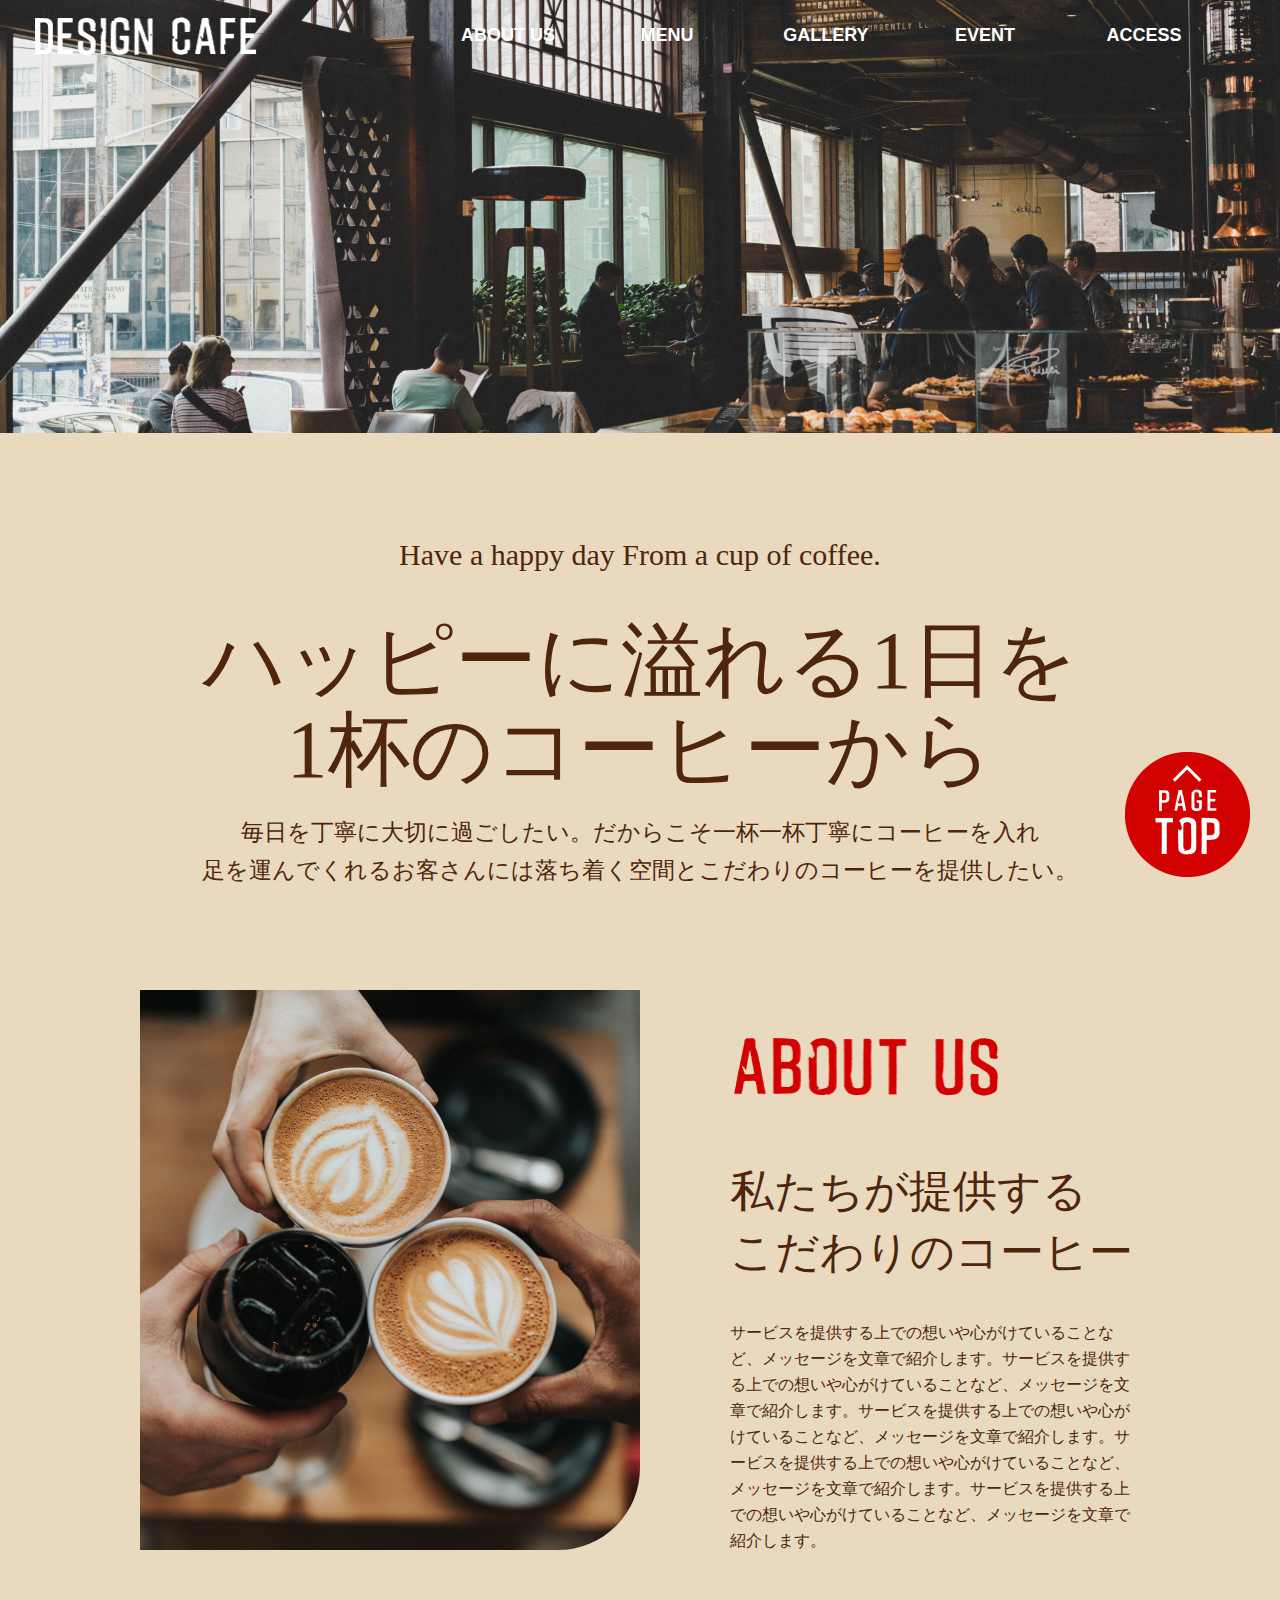
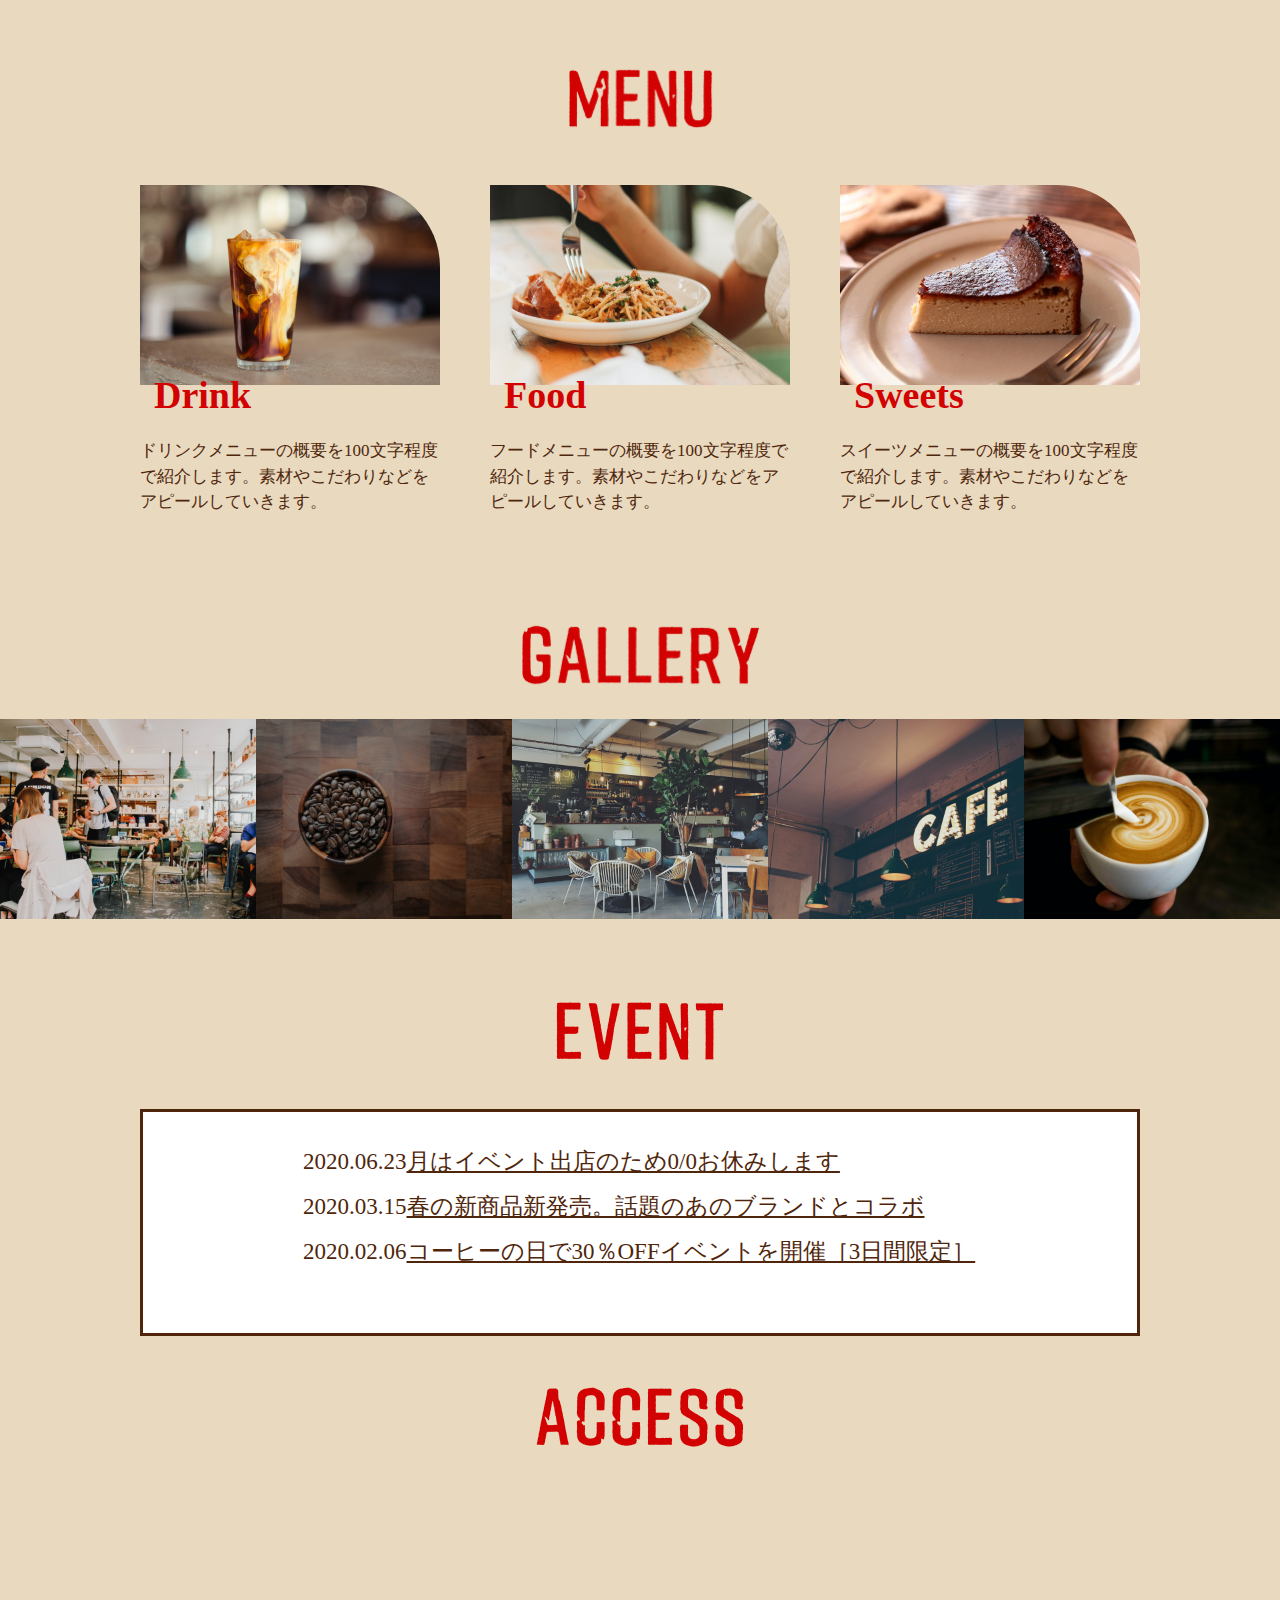
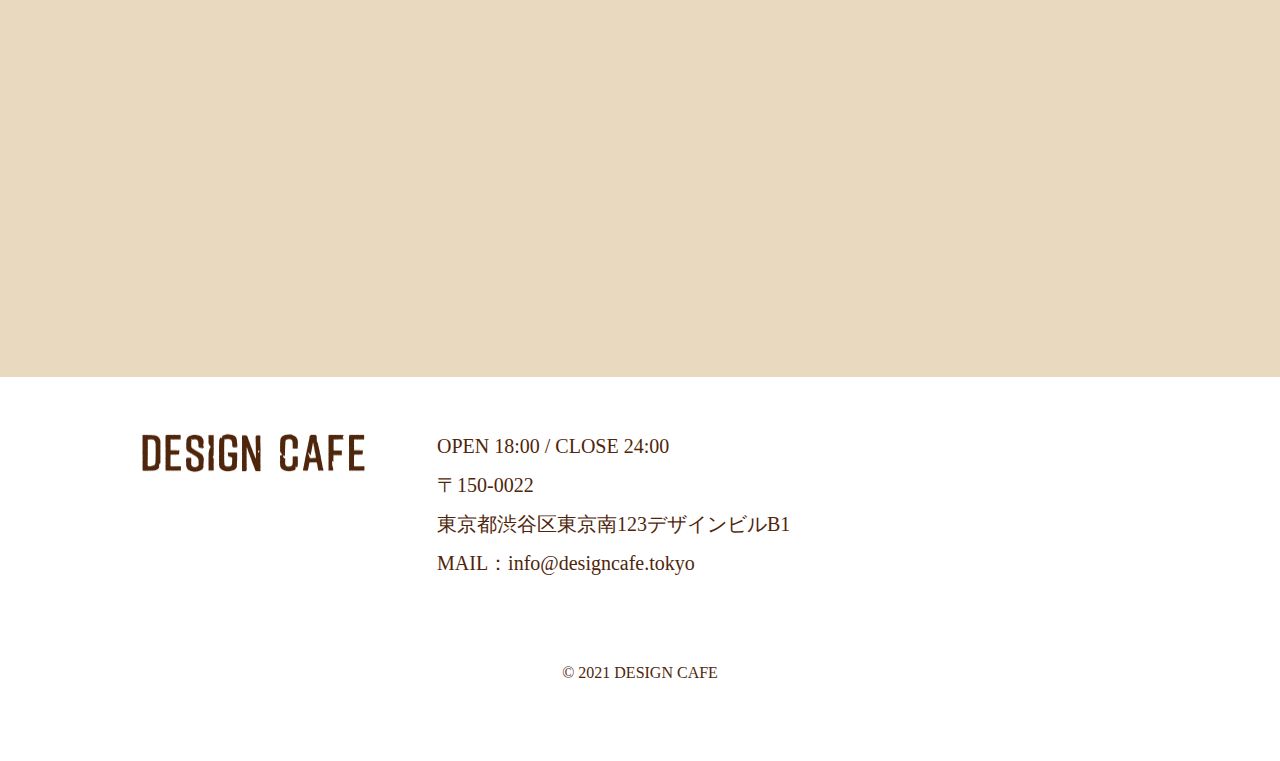
<file: CAFESITE/index.html>
<!DOCTYPE html>
<html lang="ja">
    <head>
        <meta charset="UTF-8" />
        <meta name="viewport" content="width=device-width, initial-scale=1.0" />
        <title>Cafe site</title>
        <meta name="description" content="カフェサイト" />
        <link rel="stylesheet" href="css/style.css" />
        <script src="https://ajax.googleapis.com/ajax/libs/jquery/3.7.1/jquery.min.js"></script>
    </head>
    <body>
        

        
        <header class ="header" id="header">
            <div class="header-wrap">
                <h1 class="logo">
                    <img
                        src="images/design_cafe_logo_header@2x.png"
                        alt="渋谷デザインカフェ"
                    />
                </h1>
                <nav class="pc-nav">
                    <ul>
                        <li><a href="#ABOUT US">ABOUT US</a></li>
                        <li><a href="#MENU">MENU</a></li>
                        <li><a href="#GALLERY">GALLERY</a></li>
                        <li><a href="#EVENT">EVENT</a></li>
                        <li><a href="#ACCESS">ACCESS</a></li>
                    </ul>
                </nav>
                <div class="hamburger"><span></span></div>
            <nav class="sp-nav">
                <ul>
                    <li><a href="#ABOUT US">ABOUT US</a></li>
                    <li><a href="#MENU">MENU</a></li>
                    <li><a href="#GALLERY">GALLERY</a></li>
                    <li><a href="#EVENT">EVENT</a></li>
                    <li><a href="#ACCESS">ACCESS</a></li>
                </ul>
            </nav>
            </div>




            <div class="slider">
                <p><img src="images/pc_first-100.jpg" alt="カフェの様子" /></p>
            </div>
        </header>

        <!-- セクション１ -->
        <section class="section">
        <p class="word">Have a happy day From a cup of coffee.</p>

        <p class="word2">ハッピーに溢れる1日を<br>1杯のコーヒーから</p>
        <p class="word3">
            毎日を丁寧に大切に過ごしたい。だからこそ一杯一杯丁寧にコーヒーを入れ</br>
            足を運んでくれるお客さんには落ち着く空間とこだわりのコーヒーを提供したい。
        </p></section>


        <!-- アバウトアス -->
            <section class="about_us" id="ABOUT US">
                <div class="about_us_wrap">
                <h2 class="about_us_photo">
                <img src="images/pc_about-100.jpg" alt="カフェラテ" /></h2>
            
                <div class="about_us_right">
                <p class="about_us_word"><img src="images/about_us@2x.png" alt="about_us" /></p>

                <p class="word4">私たちが提供する<br />
                こだわりのコーヒー</p>
<p class="word5">サービスを提供する上での想いや心がけていることなど、メッセージを文章で紹介します。サービスを提供する上での想いや心がけていることなど、メッセージを文章で紹介します。サービスを提供する上での想いや心がけていることなど、メッセージを文章で紹介します。サービスを提供する上での想いや心がけていることなど、メッセージを文章で紹介します。サービスを提供する上での想いや心がけていることなど、メッセージを文章で紹介します。</p>
            
</div></div>
            </section>
        
        <!-- メニュー -->
            <section class="menu" id="MENU">
                <p class="menu_word"><img src="images/menu@2x.png" alt="menu" /></p>
            <div class="menu_photo_wrap">
                <div class="menu_photo_list">
                    <h2 class="menu_photo">
                    <img src="images/pc_menu_drink-100.jpg"alt="カフェラテアイス"/></h2>
                    <h3 class="menu_name">Drink</h3>
                    <p class="menu_name_info">ドリンクメニューの概要を100文字程度で紹介します。素材やこだわりなどをアピールしていきます。</p></div>
                 
                 <div class="menu_photo_list">
                    <p class="menu_photo">
                    <img src="images/pc_menu_food-100.jpg"alt="パスタ"/></p>
                    <h3 class="menu_name">Food</h3>
                    <p class="menu_name_info">フードメニューの概要を100文字程度で紹介します。素材やこだわりなどをアピールしていきます。</p></div>
                <div class="menu_photo_list">
                    <p class="menu_photo">
                    <img src="images/pc_menu_sweets-100.jpg"alt="チーズケーキ"/></p>
                    <h3 class="menu_name">Sweets</h3>
                    <p class="menu_name_info">スイーツメニューの概要を100文字程度で紹介します。素材やこだわりなどをアピールしていきます。</p></div> 
                </div>
            </section>



        <!-- ギャラリー -->
            <section class="gallery" id="GALLERY">
    <h2 class="gallery_word">
    <img src="images/gallery@2x.png" alt="ギャラリー" /></h2>
         <div class="gallery_photo">
    <ul><li><img src="images/pc_gallary_05-100.jpg"
                        alt="ギャラリー５"/></li>
    <li><img src="images/pc_gallary_04-100.jpg"
                        alt="ギャラリー4"/></li>
    <li><img src="images/pc_gallary_03-100.jpg"
                        alt="ギャラリー3"/></li>
    <li><img src="images/pc_gallary_02-100.jpg"
                         alt="ギャラリー2"/></li>
    <li><img src="images/pc_gallary_01-100.jpg"
                         alt="ギャラリー1"/></li>
    </ul></div>

            </section>


        <!-- イベント -->
            <section class="event" id="EVENT">
                <h2 class="event_word"><img src="images/event@2x.png"
                    alt="イベント"/></h2>
            </div>
            <div class="event_box">
       
                <div class="event1"><li class="day">2020.06.23</li><li class="info">月はイベント出店のため0/0お休みします</li></div>
                <div class="event1"><li class="day">2020.03.15</li><li class="info">春の新商品新発売。話題のあのブランドとコラボ</li></div>
                <div class="event1"><li class="day">2020.02.06</li><li class="info">コーヒーの日で30％OFFイベントを開催［3日間限定］</li></div>
            </div>
            </section>


            <section class="access" id="ACCESS">
            <h2 class="access_word"><img src="images/access@2x.png"alt="アクセス"/></h2>

        <p class="map"><iframe src="https://www.google.com/maps/embed?pb=!1m18!1m12!1m3!1d3241.7479746645863!2d139.74092678885498!3d35.65858049999999!2m3!1f0!2f0!3f0!3m2!1i1024!2i768!4f13.1!3m3!1m2!1s0x60188bbd9009ec09%3A0x481a93f0d2a409dd!2z5p2x5Lqs44K_44Ov44O8!5e0!3m2!1sja!2sjp!4v1741375697866!5m2!1sja!2sjp" width="1000" height="600" style="border:0;" allowfullscreen="" loading="lazy" referrerpolicy="no-referrer-when-downgrade"></iframe></p>
</section>

<footer class="footer">
     <div class="end">

     <p class="closing_word"><img src="images/design_cafe_logo_footer@2x.png"alt="デザインカフェ"/></p>
     <div class="closing_info">OPEN 18:00 / CLOSE 24:00<br />
                             〒150-0022<br />
                             東京都渋谷区東京南123デザインビルB1<br />
                             MAIL：info@designcafe.tokyo</div>
  

        <p class="bottom">
        <a href="#header"><img src="images/to_top@2x.png"alt="トップボタン"/></a></p>


    </div>
    <p class="copyright">© 2021 DESIGN CAFE</p>
</footer>

    <script>
        $(function(){
          $('.hamburger').on('click',function(){
            $('.hamburger').toggleClass('open');
            $('.sp-nav').fadeToggle();
          });

        });

    </script>
    </body>
</html>
</file>
<file: CAFESITE/css/style.css>
@charset "utf-8";

/* リセット */
html,
body,
header,
footer,
main,
section,
h1,
h2,
h3,
ul,
li,
p,
dl,
dt,
dd {
    margin: 0;
    padding: 0;
    line-height: 1;
    color: #4f260b;
    font-family: "游明朝", YuMincho, "Hiragino Mincho ProN W3",
        "ヒラギノ明朝 ProN W3", "Hiragino Mincho ProN", "HG明朝E", "ＭＳ Ｐ明朝",
        "ＭＳ 明朝", serif;
    font-feature-settings: "palt";
}

a {
    /*下線を消す*/
    text-decoration: none;
    /*色を消す*/
    color: inherit;
    transition: 0.3s;
}

a:hover {
    opacity: 0.7;
}

ul {
    /*左の「・」を消す*/
    list-style: none;
}

img {
    max-width: 100%;
    vertical-align: bottom;
    border: none;
}



body{

    background-color: #e8d9bf;
}


html{
    scroll-behavior: smooth;
}





/* ヘッダー */


.hamburger,
.sp-nav{
    display: none;}


.header{
    position: relative;
    margin: 0 auto;
}


.header-wrap{
    display: flex;
    justify-content: space-between;
    align-items: center;
    padding-top: 10px;
    padding-left: 2.51%;
    padding-right: 6.53%;
    position: absolute;
    top:0;
    left:0;
    width: 100%;
    box-sizing: border-box;
}


.logo{
    width:226.7px;
}

.pc-nav ul {
    display: flex;
    
}
.pc-nav ul li{
    margin-right: 54px;
    text-align: center;
    width: 105px;
    color: #fff;
    font-weight: bold;
    font-size: 18px;
    font-family: "游ゴシック体", YuGothic, "游ゴシック Medium",
        "Yu Gothic Medium", "游ゴシック", "Yu Gothic", sans-serif;
}

.pc-nav ul li:last-child {
    margin-right: 0;
}


.slider img {
    width:100%
}



/* セクション１ */

.section{
    padding-left: 10px;
    padding-right: 10px;
    max-width: 1000px;
    margin: 0 auto;
    margin-top: 107px;
}

.word{
    text-align: center;
    font-size: 30px;
}

.word2{
   
    margin-top: 47px;
    text-align: center;
    font-size: 82px;
    line-height: 1.079;
}

.word3{
    margin-top: 20px;
    text-align: center;
    font-size: 23px;
    line-height: 1.652;
}

/* アバウトアス */


.about_us{
    padding-top: 100px;
    max-width: 1000px;
    margin:0 auto ;
    padding-left: 10px;
    padding-right: 10px;
}

.about_us_wrap{
    display: flex;
    justify-content: space-between;
}

.about_us_photo {
    margin-bottom:108px;
    width: 50%;

}

.about_us_photo img{

   border-radius:0 0 82px 0 ;

}


.about_us_word{
    margin-top: 36px;
}

.about_us_word img{
    width:272px;
}


.about_us_right{
    width: 41%;
    display: block;

}

.word4{
    font-size: 44px;
    margin-top: 58px;
    line-height: 1.386;
}

.word5{
    font-size: 16px;
    margin-top: 36px;
    line-height: 1.625;
}

/* メニュー */

.menu{
    padding-left: 10px;
    padding-right: 10px;
    max-width: 1000px;
    margin: 0 auto;
}

.menu_word{ 
    text-align: center;
    margin-bottom: 49px;
    }

.menu_photo_wrap{
    display: flex;
    justify-content: space-between;
}

.menu_word img{
    width: 151px;
}

.menu_photo_list{
    width: 30%;
}

.menu_photo img{
    border-radius:0 82px 0 0 ;

}

.menu_name{
    font-size: 38px;
    color:  #d30202;
    margin-top: -9px;
    margin-left: 14px;

}

.menu_name_info{
    font-size: 17px;
    width:300px;
    margin-top: 24px;
    line-height: 1.50;
}

/* ギャラリー */

.gallery{
    margin: 0 auto;
    margin-top: 100px;}

.gallery_word{ 
    text-align: center;
    margin-bottom: 26px;
    }
.gallery_word img{
    width:245px;
}

.gallery_photo img{
    width:384px;
}

.gallery_photo ul{
    display: flex;
}

/* イベント */

.event{
    padding-top: 71px;
    padding-left: 10px;
    padding-right: 10px;
    max-width: 1000px;
    margin: 0 auto;
}


.event_word{
    text-align: center;
    margin-bottom: 40px;
}

.event_word img{
    width:174px;
}


.event_box{
    padding-left:16%;
    padding-top:38px;
    padding-bottom:48px;
    font-size: 23px;
    background: #fff;
    border:  3.6843px solid #4f260b;
}


.event1{
    display: flex;
    list-style: none;
    margin-bottom: 22px;
}

.info{
    text-decoration: underline;
}



/* アクセス */

.access{
    margin-top: 40px;
}
.access_word{
    text-align: center;
    margin-bottom: 48px;
}

.access_word img{
    width:214px;
    
}

.map iframe{
    width: 100%;
    height: 471px;
}


/* クロージング */


.footer{
    background-color:#fff ;
    padding-top: 50px;
}


.end{
    max-width: 1000px;
    margin: 0 auto;
    padding-right: 10px;
    padding-left: 10px;
    display: flex;
}

.closing_word img{
    width:227px;
}



.closing_info{
    font-size: 20px;
    line-height:1.95;
    margin-left: 7%;
}

.copyright{
    margin-top: 82px;
    padding-bottom: 80px;
    font-size: 16px;
    text-align: center;
}



.bottom{
    position: fixed;
    bottom:22.8px;
    right:30px;
}

.bottom img{
    width: 125px;
}




@media screen and (max-width : 1100px){
    /* PCメニューを消してハンバーガーメニューを出す */
    .pc-nav{
        display: none;
    }

    .hamburger{
        display: block;
        position: absolute;
        top:10px;
        right:20px;
        height:33px;
        cursor:pointer;
    }
    .hamburger span{
        display: block;
        width: 33px;
        height: 2px;
        background: #fff;
        position: relative;
        top:10px;
    }
    .hamburger span::before,
    .hamburger span::after{
        content:"";
        display: block;
        width: 33px;
        height: 2px;
        background: #fff;
        position: absolute;
    }

    .hamburger span::before{
        bottom:10px;
}
    .hamburger span::after{
        top:10px;
}

.open span{
    background: transparent;}

.open span::before{
    bottom:0px;
    transform:rotate(45deg);
}
.open span::after{
    top:0px;
    transform:rotate(135deg);
}

.sp-nav{
    position:absolute;
    top:0;
    left:0;
    height:100vh;
    width:100%;
    background: rgba(0,0,0,0.7);
}
.sp-nav ul{
    height: 100%;
    display: flex;
    flex-direction: column;
    justify-content: center;
}

.sp-nav ul li a {
    color: #fff;
    text-align: center;
    display: block;
    padding:10px 0;
    font-family: "游ゴシック体", YuGothic, "游ゴシック Medium",
        "Yu Gothic Medium", "游ゴシック", "Yu Gothic", sans-serif;
        font-size:18px;
}
}
</file>
